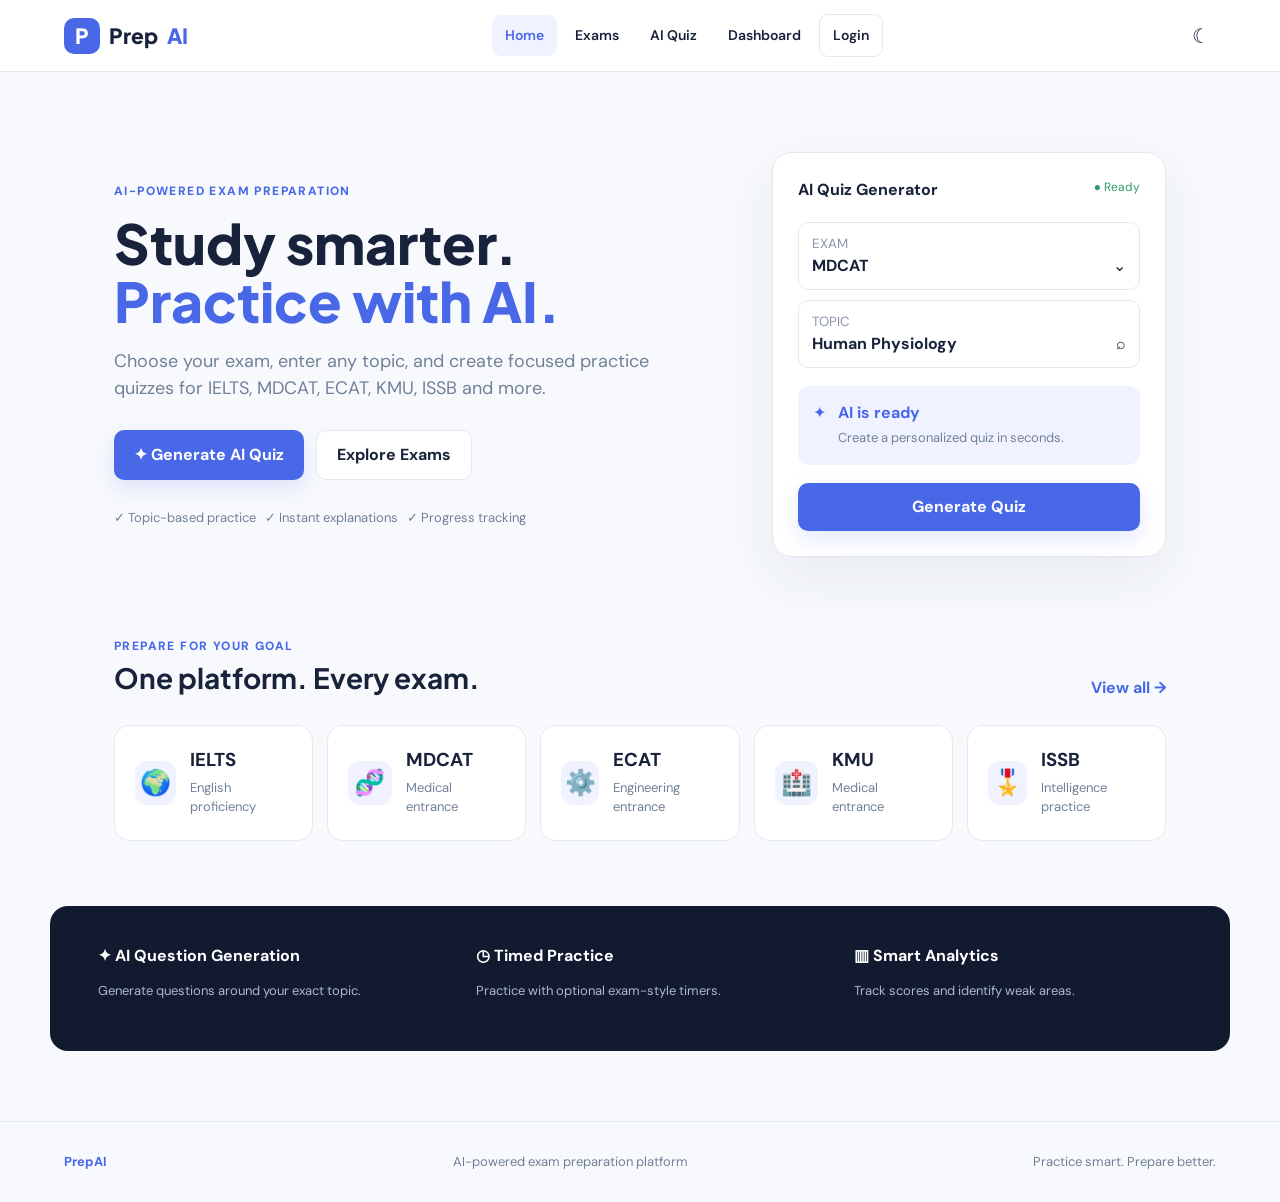
<file: index.html>
<!DOCTYPE html>
<html lang="en">
<head>
  <meta charset="UTF-8">
  <meta name="viewport" content="width=device-width, initial-scale=1.0">
  <title>PrepAI | AI Exam Preparation</title>
  <link rel="stylesheet" href="css/style.css">
</head>
<body>
<header class="navbar">
  <a class="brand" href="index.html"><span class="logo">P</span> Prep<span>AI</span></a>
  <nav>
    <a class="active" href="index.html">Home</a>
    <a href="exams.html">Exams</a>
    <a href="generator.html">AI Quiz</a>
    <a href="dashboard.html">Dashboard</a>
    <a href="login.html" class="nav-btn">Login</a>
  </nav>
  <button class="theme-btn" id="themeBtn">☾</button>
</header>

<main>
  <section class="hero container">
    <div class="hero-content">
      <p class="eyebrow">AI-POWERED EXAM PREPARATION</p>
      <h1>Study smarter.<br><span>Practice with AI.</span></h1>
      <p class="hero-text">Choose your exam, enter any topic, and create focused practice quizzes for IELTS, MDCAT, ECAT, KMU, ISSB and more.</p>
      <div class="actions">
        <a class="btn primary" href="generator.html">✦ Generate AI Quiz</a>
        <a class="btn secondary" href="exams.html">Explore Exams</a>
      </div>
      <div class="trust">✓ Topic-based practice &nbsp; ✓ Instant explanations &nbsp; ✓ Progress tracking</div>
    </div>

    <div class="generator-preview card">
      <div class="preview-head"><strong>AI Quiz Generator</strong><span class="live">● Ready</span></div>
      <div class="preview-field"><small>EXAM</small><b>MDCAT</b><span>⌄</span></div>
      <div class="preview-field"><small>TOPIC</small><b>Human Physiology</b><span>⌕</span></div>
      <div class="ai-message">✦ <div><b>AI is ready</b><p>Create a personalized quiz in seconds.</p></div></div>
      <a class="btn primary full" href="generator.html">Generate Quiz</a>
    </div>
  </section>

  <section class="container section">
    <div class="section-title">
      <div><p class="eyebrow">PREPARE FOR YOUR GOAL</p><h2>One platform. Every exam.</h2></div>
      <a href="exams.html">View all →</a>
    </div>
    <div class="exam-grid">
      <a class="exam-card" href="generator.html"><span>🌍</span><div><h3>IELTS</h3><p>English proficiency</p></div></a>
      <a class="exam-card" href="generator.html"><span>🧬</span><div><h3>MDCAT</h3><p>Medical entrance</p></div></a>
      <a class="exam-card" href="generator.html"><span>⚙️</span><div><h3>ECAT</h3><p>Engineering entrance</p></div></a>
      <a class="exam-card" href="generator.html"><span>🏥</span><div><h3>KMU</h3><p>Medical entrance</p></div></a>
      <a class="exam-card" href="generator.html"><span>🎖️</span><div><h3>ISSB</h3><p>Intelligence practice</p></div></a>
    </div>
  </section>

  <section class="container feature-strip">
    <div><b>✦ AI Question Generation</b><p>Generate questions around your exact topic.</p></div>
    <div><b>◷ Timed Practice</b><p>Practice with optional exam-style timers.</p></div>
    <div><b>▥ Smart Analytics</b><p>Track scores and identify weak areas.</p></div>
  </section>
</main>
<footer><b>PrepAI</b><span>AI-powered exam preparation platform</span><span>Practice smart. Prepare better.</span></footer>
<script src="js/app.js"></script>
</body>
</html>
</file>
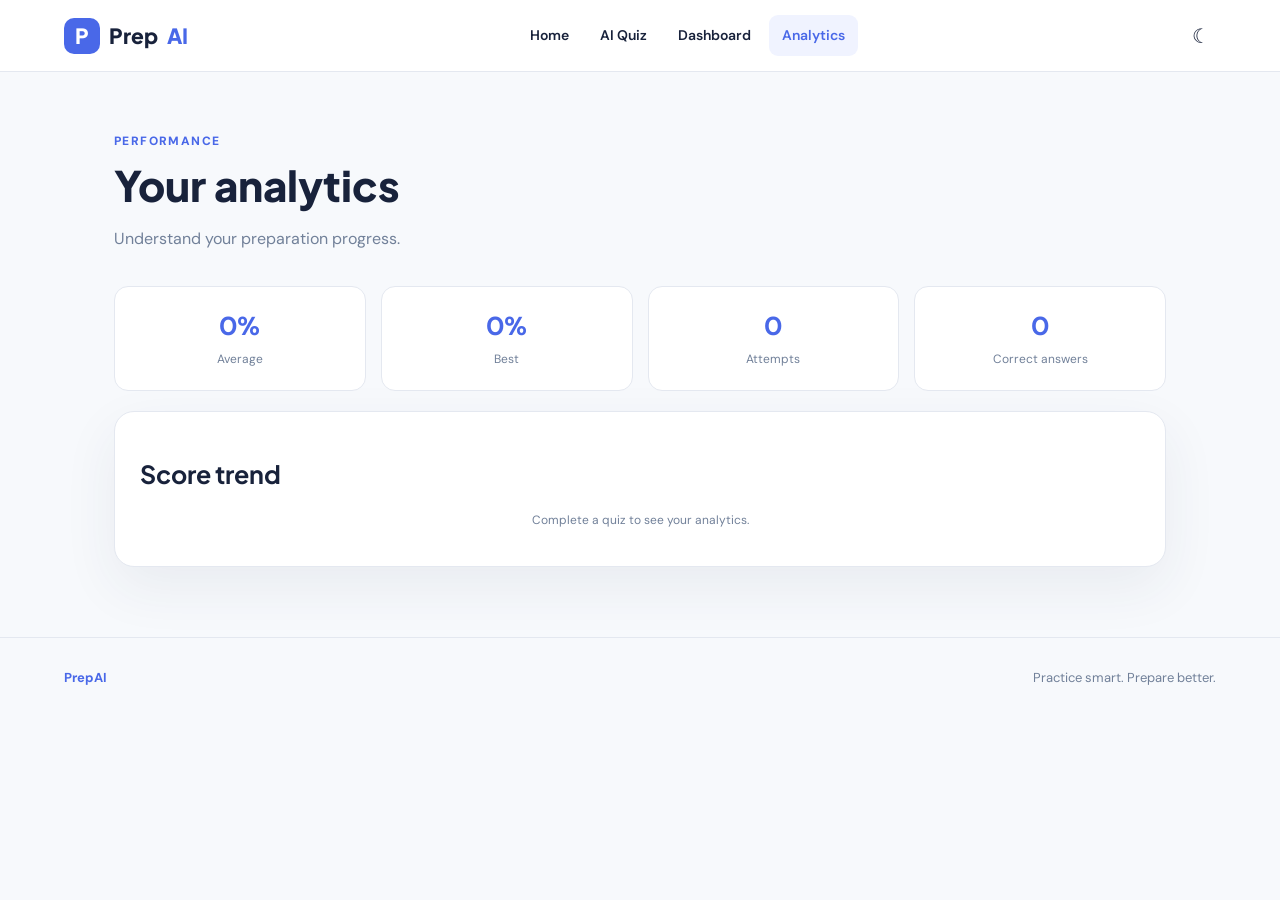
<file: analytics.html>
<!DOCTYPE html>
<html lang="en">
<head><meta charset="UTF-8"><meta name="viewport" content="width=device-width,initial-scale=1.0"><title>Analytics | PrepAI</title><link rel="stylesheet" href="css/style.css"></head>
<body>
<header class="navbar"><a class="brand" href="index.html"><span class="logo">P</span> Prep<span>AI</span></a><nav><a href="index.html">Home</a><a href="generator.html">AI Quiz</a><a href="dashboard.html">Dashboard</a><a class="active" href="analytics.html">Analytics</a></nav><button class="theme-btn" id="themeBtn">☾</button></header>
<main class="container page"><div class="page-title"><p class="eyebrow">PERFORMANCE</p><h1>Your analytics</h1><p>Understand your preparation progress.</p></div><div class="stats"><div class="stat"><strong id="average">0%</strong><span>Average</span></div><div class="stat"><strong id="best">0%</strong><span>Best</span></div><div class="stat"><strong id="attempts">0</strong><span>Attempts</span></div><div class="stat"><strong id="correctAnswers">0</strong><span>Correct answers</span></div></div><section class="card panel"><h2>Score trend</h2><div id="bars"></div></section></main>
<footer><b>PrepAI</b><span>Practice smart. Prepare better.</span></footer><script src="js/app.js"></script><script src="js/analytics.js"></script>
</body></html>
</file>
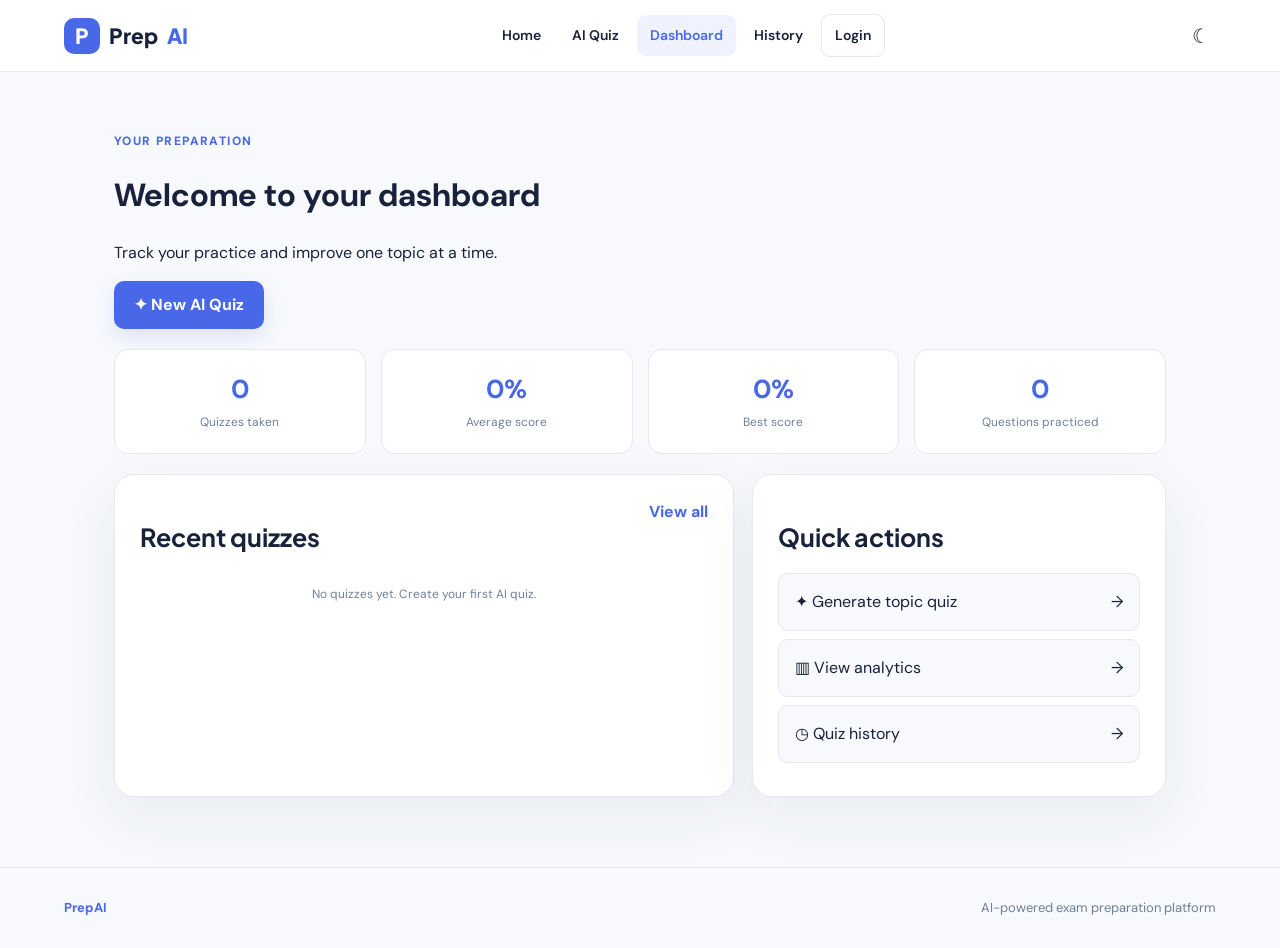
<file: dashboard.html>
<!DOCTYPE html>
<html lang="en">
<head><meta charset="UTF-8"><meta name="viewport" content="width=device-width,initial-scale=1.0"><title>Dashboard | PrepAI</title><link rel="stylesheet" href="css/style.css"></head>
<body>
<header class="navbar"><a class="brand" href="index.html"><span class="logo">P</span> Prep<span>AI</span></a><nav><a href="index.html">Home</a><a href="generator.html">AI Quiz</a><a class="active" href="dashboard.html">Dashboard</a><a href="history.html">History</a><a href="login.html" class="nav-btn">Login</a></nav><button class="theme-btn" id="themeBtn">☾</button></header>
<main class="container page">
  <div class="dash-head"><div><p class="eyebrow">YOUR PREPARATION</p><h1>Welcome to your dashboard</h1><p>Track your practice and improve one topic at a time.</p></div><a class="btn primary" href="generator.html">✦ New AI Quiz</a></div>
  <div class="stats"><div class="stat"><strong id="quizCount">0</strong><span>Quizzes taken</span></div><div class="stat"><strong id="avgScore">0%</strong><span>Average score</span></div><div class="stat"><strong id="bestScore">0%</strong><span>Best score</span></div><div class="stat"><strong id="questionCount">0</strong><span>Questions practiced</span></div></div>
  <div class="dashboard-grid"><section class="card panel"><div class="panel-head"><h2>Recent quizzes</h2><a href="history.html">View all</a></div><div id="recent"></div></section><section class="card panel"><h2>Quick actions</h2><a class="quick" href="generator.html">✦ Generate topic quiz <span>→</span></a><a class="quick" href="analytics.html">▥ View analytics <span>→</span></a><a class="quick" href="history.html">◷ Quiz history <span>→</span></a></section></div>
</main>
<footer><b>PrepAI</b><span>AI-powered exam preparation platform</span></footer><script src="js/app.js"></script><script src="js/dashboard.js"></script>
</body></html>
</file>
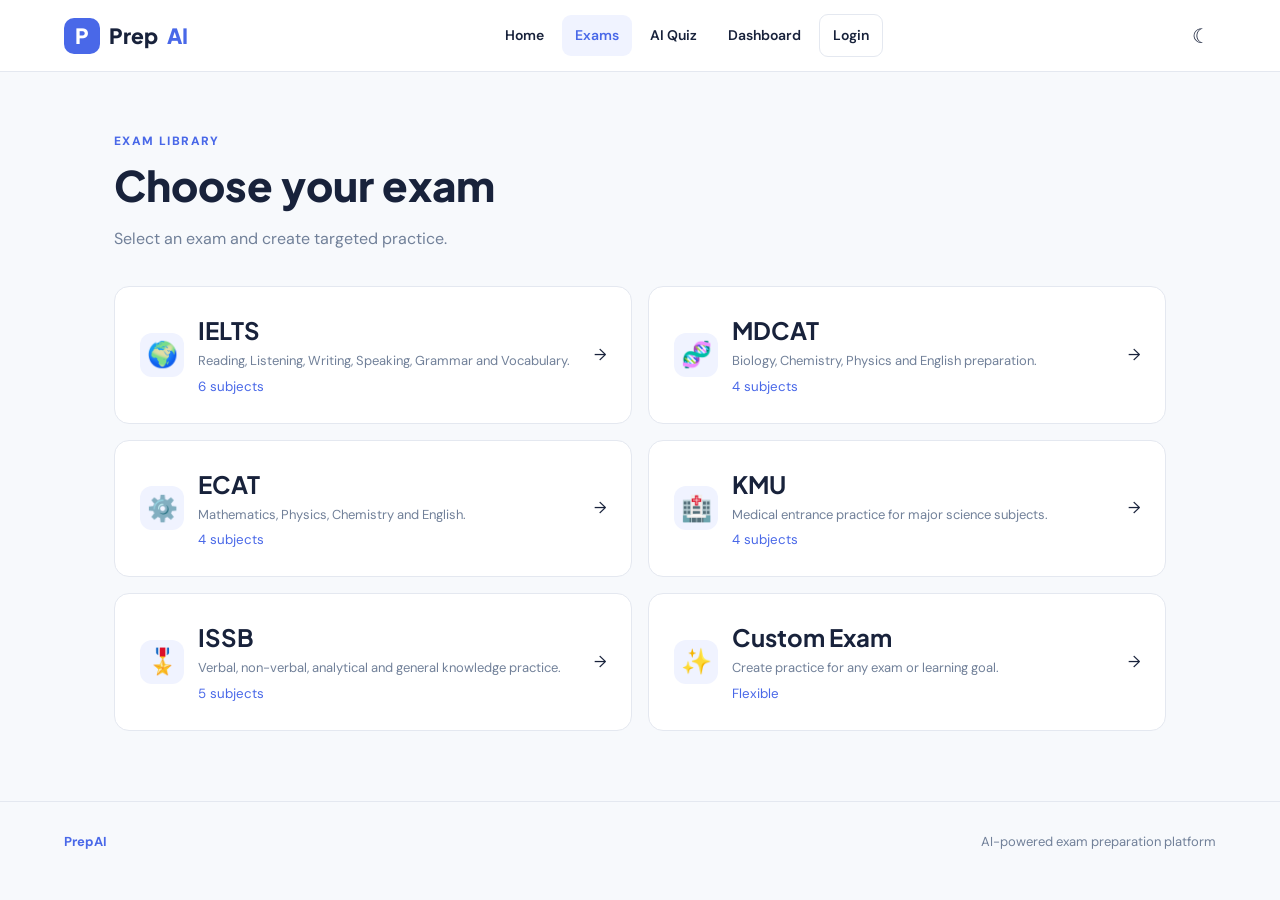
<file: exams.html>
<!DOCTYPE html>
<html lang="en">
<head><meta charset="UTF-8"><meta name="viewport" content="width=device-width,initial-scale=1.0"><title>Exams | PrepAI</title><link rel="stylesheet" href="css/style.css"></head>
<body>
<header class="navbar"><a class="brand" href="index.html"><span class="logo">P</span> Prep<span>AI</span></a><nav><a href="index.html">Home</a><a class="active" href="exams.html">Exams</a><a href="generator.html">AI Quiz</a><a href="dashboard.html">Dashboard</a><a href="login.html" class="nav-btn">Login</a></nav><button class="theme-btn" id="themeBtn">☾</button></header>
<main class="container page">
  <div class="page-title"><p class="eyebrow">EXAM LIBRARY</p><h1>Choose your exam</h1><p>Select an exam and create targeted practice.</p></div>
  <div class="exam-list">
    <a class="large-exam" href="generator.html"><span>🌍</span><div><h2>IELTS</h2><p>Reading, Listening, Writing, Speaking, Grammar and Vocabulary.</p><small>6 subjects</small></div>→</a>
    <a class="large-exam" href="generator.html"><span>🧬</span><div><h2>MDCAT</h2><p>Biology, Chemistry, Physics and English preparation.</p><small>4 subjects</small></div>→</a>
    <a class="large-exam" href="generator.html"><span>⚙️</span><div><h2>ECAT</h2><p>Mathematics, Physics, Chemistry and English.</p><small>4 subjects</small></div>→</a>
    <a class="large-exam" href="generator.html"><span>🏥</span><div><h2>KMU</h2><p>Medical entrance practice for major science subjects.</p><small>4 subjects</small></div>→</a>
    <a class="large-exam" href="generator.html"><span>🎖️</span><div><h2>ISSB</h2><p>Verbal, non-verbal, analytical and general knowledge practice.</p><small>5 subjects</small></div>→</a>
    <a class="large-exam" href="generator.html"><span>✨</span><div><h2>Custom Exam</h2><p>Create practice for any exam or learning goal.</p><small>Flexible</small></div>→</a>
  </div>
</main>
<footer><b>PrepAI</b><span>AI-powered exam preparation platform</span></footer><script src="js/app.js"></script>
</body></html>
</file>
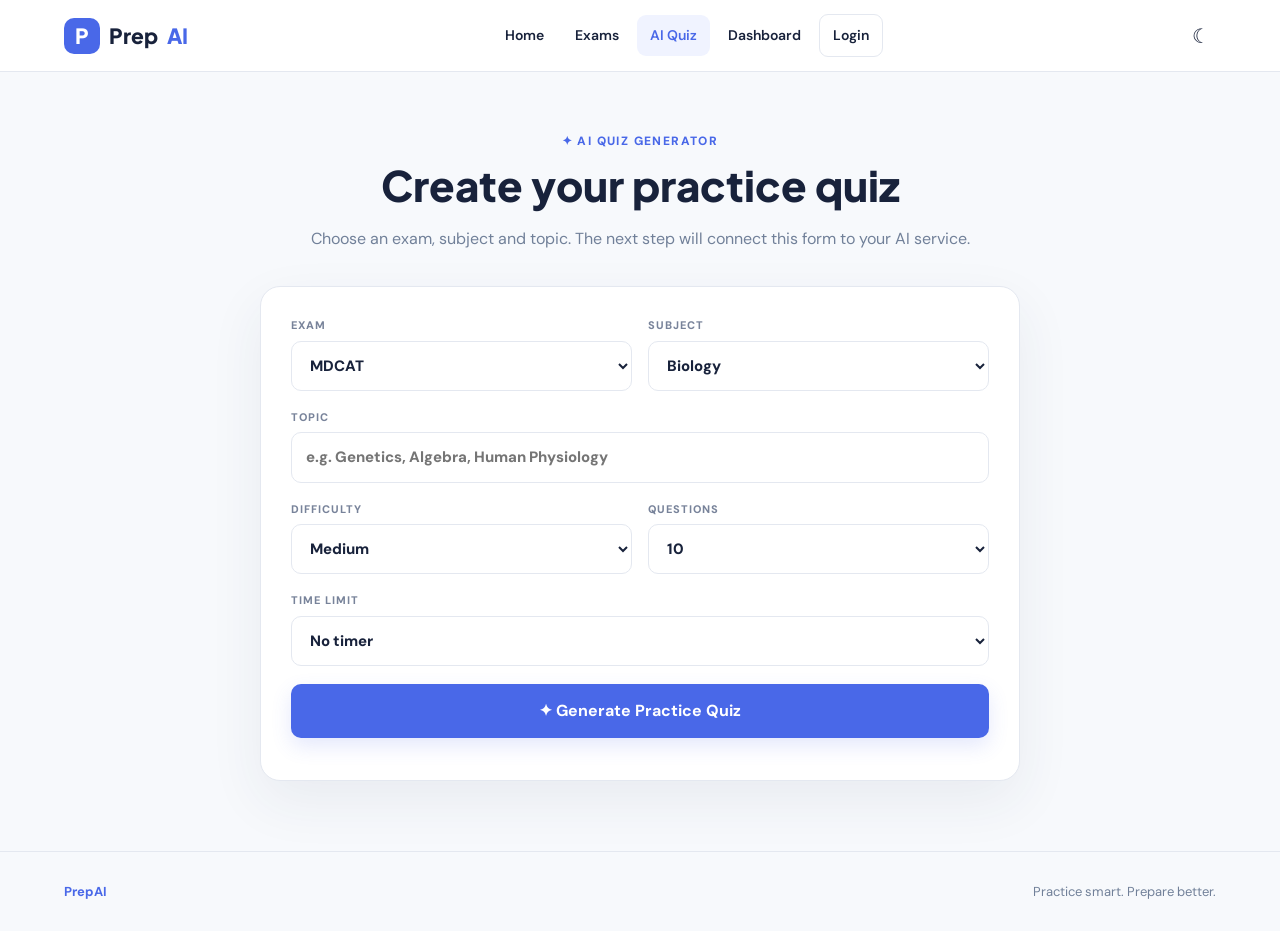
<file: generator.html>
<!DOCTYPE html>
<html lang="en">
<head><meta charset="UTF-8"><meta name="viewport" content="width=device-width,initial-scale=1.0"><title>AI Quiz Generator | PrepAI</title><link rel="stylesheet" href="css/style.css"></head>
<body>
<header class="navbar"><a class="brand" href="index.html"><span class="logo">P</span> Prep<span>AI</span></a><nav><a href="index.html">Home</a><a href="exams.html">Exams</a><a class="active" href="generator.html">AI Quiz</a><a href="dashboard.html">Dashboard</a><a href="login.html" class="nav-btn">Login</a></nav><button class="theme-btn" id="themeBtn">☾</button></header>
<main class="container page narrow">
  <div class="page-title center"><p class="eyebrow">✦ AI QUIZ GENERATOR</p><h1>Create your practice quiz</h1><p>Choose an exam, subject and topic. The next step will connect this form to your AI service.</p></div>
  <form id="generatorForm" class="card form-card">
    <div class="form-grid">
      <label>EXAM<select id="exam"><option>IELTS</option><option selected>MDCAT</option><option>ECAT</option><option>KMU</option><option>ISSB</option><option>Custom</option></select></label>
      <label>SUBJECT<select id="subject"><option>Biology</option><option>Chemistry</option><option>Physics</option><option>English</option></select></label>
    </div>
    <label>TOPIC<input id="topic" required placeholder="e.g. Genetics, Algebra, Human Physiology"></label>
    <div class="form-grid">
      <label>DIFFICULTY<select id="difficulty"><option>Easy</option><option selected>Medium</option><option>Hard</option><option>Mixed</option></select></label>
      <label>QUESTIONS<select id="count"><option>5</option><option selected>10</option><option>15</option><option>20</option><option>30</option></select></label>
    </div>
    <label>TIME LIMIT<select id="timer"><option value="0">No timer</option><option value="5">5 minutes</option><option value="10">10 minutes</option><option value="15">15 minutes</option><option value="20">20 minutes</option></select></label>
    <button class="btn primary full big" type="submit">✦ Generate Practice Quiz</button>
    <p id="generatorMessage" class="form-note"></p>
  </form>
</main>
<footer><b>PrepAI</b><span>Practice smart. Prepare better.</span></footer>
<script src="js/app.js"></script><script src="js/generator.js"></script>
</body></html>
</file>
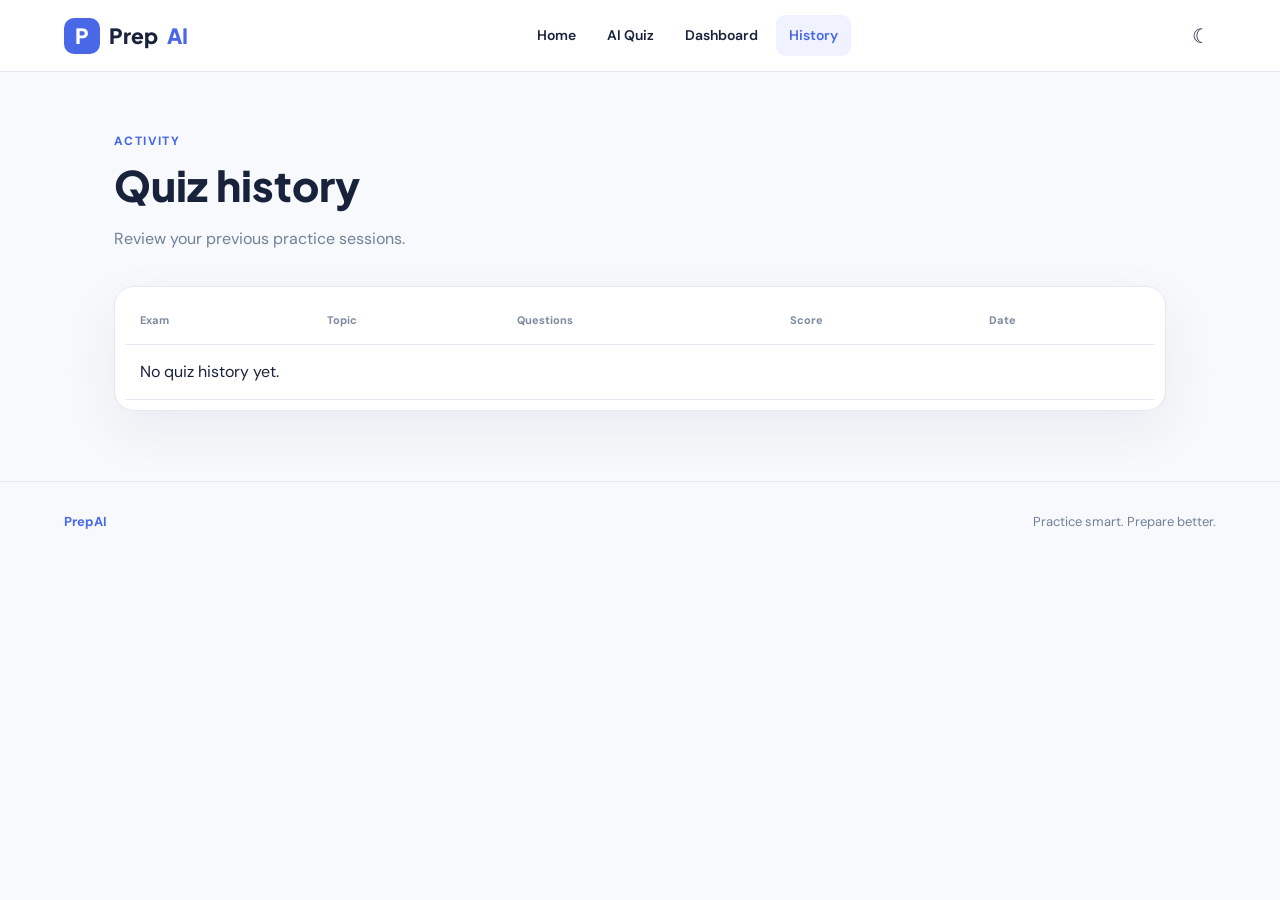
<file: history.html>
<!DOCTYPE html>
<html lang="en">
<head><meta charset="UTF-8"><meta name="viewport" content="width=device-width,initial-scale=1.0"><title>History | PrepAI</title><link rel="stylesheet" href="css/style.css"></head>
<body>
<header class="navbar"><a class="brand" href="index.html"><span class="logo">P</span> Prep<span>AI</span></a><nav><a href="index.html">Home</a><a href="generator.html">AI Quiz</a><a href="dashboard.html">Dashboard</a><a class="active" href="history.html">History</a></nav><button class="theme-btn" id="themeBtn">☾</button></header>
<main class="container page"><div class="page-title"><p class="eyebrow">ACTIVITY</p><h1>Quiz history</h1><p>Review your previous practice sessions.</p></div><section class="card table-wrap"><table><thead><tr><th>Exam</th><th>Topic</th><th>Questions</th><th>Score</th><th>Date</th></tr></thead><tbody id="historyTable"></tbody></table></section></main>
<footer><b>PrepAI</b><span>Practice smart. Prepare better.</span></footer><script src="js/app.js"></script><script src="js/history.js"></script>
</body></html>
</file>
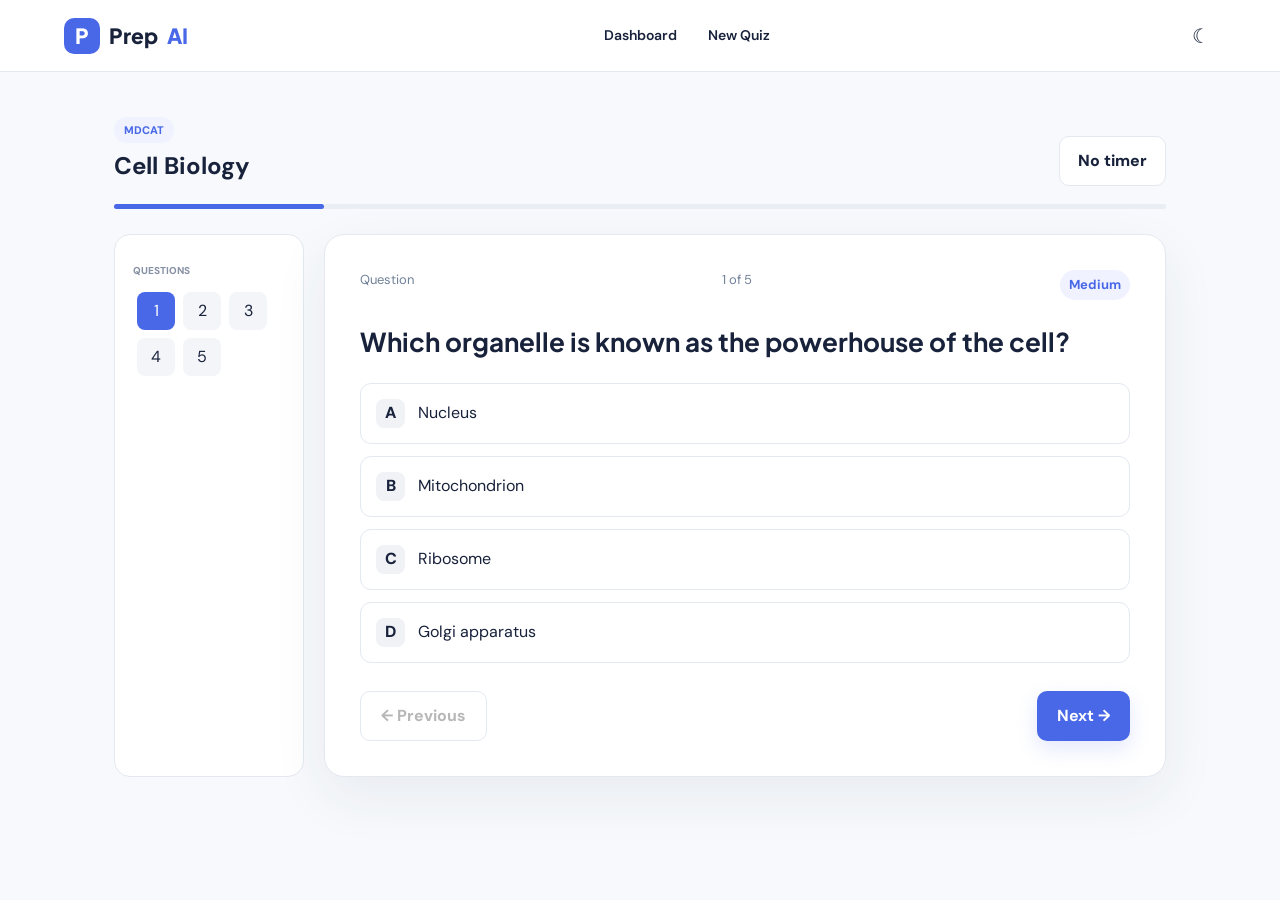
<file: quiz.html>
<!DOCTYPE html>
<html lang="en">
<head><meta charset="UTF-8"><meta name="viewport" content="width=device-width,initial-scale=1.0"><title>Quiz | PrepAI</title><link rel="stylesheet" href="css/style.css"></head>
<body>
<header class="navbar"><a class="brand" href="index.html"><span class="logo">P</span> Prep<span>AI</span></a><nav><a href="dashboard.html">Dashboard</a><a href="generator.html">New Quiz</a></nav><button class="theme-btn" id="themeBtn">☾</button></header>
<main class="container quiz-page">
  <div class="quiz-head"><div><span class="pill" id="quizExam">MDCAT</span><h2 id="quizTopic">Practice Quiz</h2></div><div class="timer" id="timer">--:--</div></div>
  <div class="progress"><span id="progress"></span></div>
  <div class="quiz-layout">
    <aside><p>QUESTIONS</p><div id="questionNumbers"></div></aside>
    <section class="card question-card"><div class="q-meta">Question <span id="questionCount"></span><b id="difficultyLabel">Medium</b></div><h1 id="questionText">Loading question...</h1><div id="options" class="options"></div><div class="quiz-nav"><button id="prevBtn" class="btn secondary">← Previous</button><button id="nextBtn" class="btn primary">Next →</button></div></section>
  </div>
</main>
<script src="js/app.js"></script><script src="js/quiz.js"></script>
</body></html>
</file>
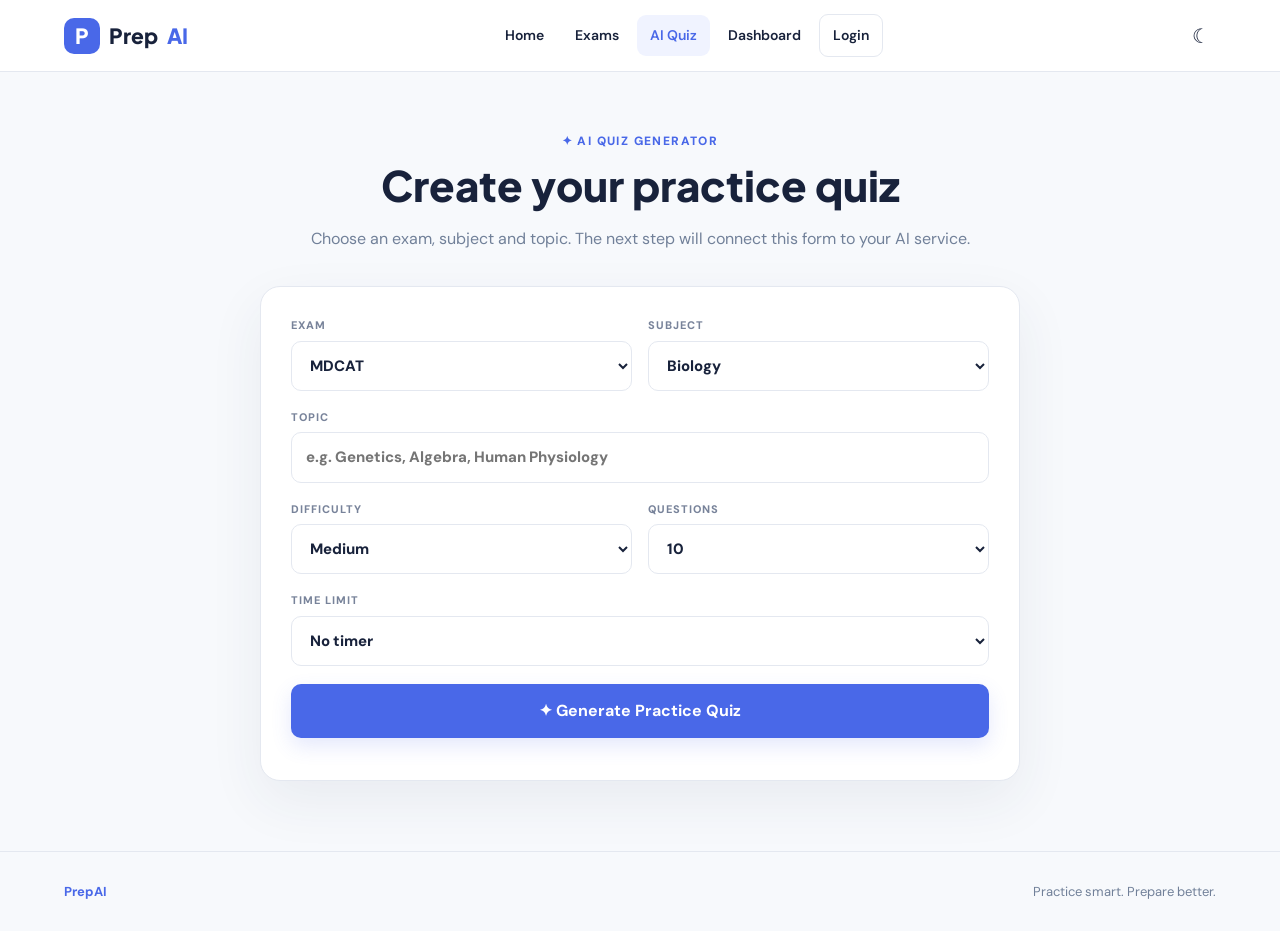
<file: results.html>
<!DOCTYPE html>
<html lang="en">
<head><meta charset="UTF-8"><meta name="viewport" content="width=device-width,initial-scale=1.0"><title>Results | PrepAI</title><link rel="stylesheet" href="css/style.css"></head>
<body>
<header class="navbar"><a class="brand" href="index.html"><span class="logo">P</span> Prep<span>AI</span></a><nav><a href="index.html">Home</a><a href="generator.html">New Quiz</a><a href="dashboard.html">Dashboard</a></nav><button class="theme-btn" id="themeBtn">☾</button></header>
<main class="container page">
  <section class="result-hero"><p class="eyebrow">QUIZ COMPLETE</p><h1>Great work!</h1><p id="resultTitle"></p><div class="score-ring"><strong id="score">0%</strong><small>Your score</small></div></section>
  <div class="stats"><div class="stat"><strong id="correct">0</strong><span>Correct</span></div><div class="stat"><strong id="wrong">0</strong><span>Incorrect</span></div><div class="stat"><strong id="total">0</strong><span>Total</span></div><div class="stat"><strong id="percent">0%</strong><span>Score</span></div></div>
  <div class="card review"><h2>Question review</h2><div id="review"></div></div>
  <div class="actions center-actions"><a class="btn primary" href="generator.html">Practice Again</a><a class="btn secondary" href="dashboard.html">Dashboard</a></div>
</main>
<footer><b>PrepAI</b><span>Practice smart. Prepare better.</span></footer>
<script src="js/app.js"></script><script src="js/results.js"></script>
</body></html>
</file>
<file: css/style.css>
@import url('https://fonts.googleapis.com/css2?family=DM+Sans:wght@400;500;600;700&family=Plus+Jakarta+Sans:wght@600;700;800&display=swap');
:root{--bg:#f7f9fc;--card:#fff;--text:#18223b;--muted:#718099;--line:#e4e8f0;--primary:#4968e8;--soft:#f0f3ff;--dark:#111a2f}
*{box-sizing:border-box}html{scroll-behavior:smooth}body{margin:0;font-family:"DM Sans",sans-serif;background:var(--bg);color:var(--text);line-height:1.5}a{text-decoration:none;color:inherit}button,input,select{font:inherit}.navbar{height:72px;background:var(--card);border-bottom:1px solid var(--line);display:flex;align-items:center;justify-content:space-between;padding:0 5%;position:sticky;top:0;z-index:20}.brand{font:800 21px "Plus Jakarta Sans";display:flex;gap:9px;align-items:center}.brand>span:last-child{color:var(--primary)}.logo{width:36px;height:36px;background:var(--primary);color:#fff;border-radius:10px;display:grid;place-items:center}.theme-btn{border:0;background:none;font-size:20px;color:var(--text)}nav{display:flex;gap:5px;align-items:center}nav a{padding:10px 13px;border-radius:9px;font-weight:600;font-size:14px}nav a:hover,nav a.active{background:var(--soft);color:var(--primary)}.nav-btn{border:1px solid var(--line)}.container{max-width:1180px;margin:auto;padding-left:5%;padding-right:5%}.hero{padding-top:80px;padding-bottom:80px;display:grid;grid-template-columns:1.1fr .75fr;gap:80px;align-items:center}.eyebrow{font-size:12px;letter-spacing:1.4px;font-weight:800;color:var(--primary);margin:0}.hero h1{font:800 55px/1.05 "Plus Jakarta Sans";margin:14px 0 18px}.hero h1 span{color:var(--primary)}.hero-text{font-size:18px;color:var(--muted);max-width:650px}.actions{display:flex;gap:12px;margin:28px 0}.btn{display:inline-flex;justify-content:center;align-items:center;border:0;border-radius:10px;padding:12px 20px;font-weight:700;cursor:pointer}.primary{background:var(--primary);color:#fff;box-shadow:0 8px 20px #4968e826}.secondary{background:var(--card);border:1px solid var(--line)}.full{width:100%}.big{padding:15px}.trust{font-size:13px;color:var(--muted)}.card{background:var(--card);border:1px solid var(--line);border-radius:20px;box-shadow:0 20px 55px #24365c12}.generator-preview{padding:25px}.preview-head{display:flex;justify-content:space-between;margin-bottom:20px}.live{font-size:12px;color:#2e9a6c}.preview-field{border:1px solid var(--line);padding:11px 13px;border-radius:10px;margin:10px 0;display:grid;grid-template-columns:1fr auto}.preview-field small{color:#8993a6;grid-column:1/-1}.ai-message{display:flex;gap:12px;background:var(--soft);padding:15px;border-radius:12px;margin:18px 0;color:var(--primary)}.ai-message p{margin:3px 0;color:var(--muted);font-size:13px}.section{padding-bottom:65px}.section-title{display:flex;justify-content:space-between;align-items:end;margin-bottom:25px}.section-title h2{font:700 28px "Plus Jakarta Sans";margin:5px 0}.section-title>a{color:var(--primary);font-weight:700}.exam-grid{display:grid;grid-template-columns:repeat(5,1fr);gap:14px}.exam-card,.large-exam{background:var(--card);border:1px solid var(--line);border-radius:15px;padding:20px;display:flex;align-items:center;gap:14px}.exam-card:hover,.large-exam:hover{border-color:#aebcf5;transform:translateY(-2px)}.exam-card>span,.large-exam>span{font-size:25px;width:44px;height:44px;border-radius:12px;background:var(--soft);display:grid;place-items:center}.exam-card h3{margin:0}.exam-card p,.large-exam p{margin:3px 0;color:var(--muted);font-size:13px}.feature-strip{background:var(--dark);color:#fff;border-radius:18px;margin-bottom:70px;padding:28px;display:grid;grid-template-columns:repeat(3,1fr);gap:10px}.feature-strip div{padding:10px 20px}.feature-strip p{color:#aeb8cc;font-size:13px}.page{padding-top:60px;padding-bottom:70px}.page-title{margin-bottom:35px}.page-title h1{font:800 42px "Plus Jakarta Sans";margin:8px 0}.page-title p:not(.eyebrow){color:var(--muted)}.center{text-align:center;max-width:720px;margin-left:auto;margin-right:auto}.narrow{max-width:900px}.exam-list{display:grid;grid-template-columns:1fr 1fr;gap:16px}.large-exam{padding:25px}.large-exam div{flex:1}.large-exam h2{margin:0;font-family:"Plus Jakarta Sans"}.large-exam small{color:var(--primary)}.form-card{padding:30px;max-width:760px;margin:auto}.form-grid{display:grid;grid-template-columns:1fr 1fr;gap:16px}label{display:block;font-size:11px;font-weight:800;letter-spacing:1px;color:#78839a;margin-bottom:18px}input,select{width:100%;margin-top:7px;padding:13px 14px;border:1px solid var(--line);border-radius:10px;background:var(--card);color:var(--text);outline:none;font-size:15px;letter-spacing:0}input:focus,select:focus{border-color:var(--primary);box-shadow:0 0 0 3px #4968e81a}.form-note{text-align:center;color:var(--muted);font-size:12px}.quiz-page{padding-top:45px;padding-bottom:60px}.quiz-head{display:flex;justify-content:space-between;align-items:center}.quiz-head h2{margin:7px 0 20px}.pill{background:var(--soft);color:var(--primary);padding:6px 10px;border-radius:99px;font-size:11px;font-weight:800}.timer{background:var(--card);border:1px solid var(--line);padding:12px 18px;border-radius:10px;font-weight:800}.progress{height:5px;background:#e9edf4;border-radius:99px;margin-bottom:25px}.progress span{height:100%;display:block;background:var(--primary);border-radius:99px}.quiz-layout{display:grid;grid-template-columns:190px 1fr;gap:20px}.quiz-layout aside{background:var(--card);border:1px solid var(--line);border-radius:16px;padding:18px}.quiz-layout aside p{font-size:10px;font-weight:800;color:#8791a4}.question-number{width:38px;height:38px;border:0;border-radius:8px;margin:4px;background:#f3f5f9;color:var(--text)}.question-number.current{background:var(--primary);color:#fff}.question-number.answered{outline:2px solid #6bc39e}.question-card{padding:35px}.q-meta{display:flex;justify-content:space-between;color:var(--muted);font-size:13px}.q-meta b{background:var(--soft);color:var(--primary);padding:5px 9px;border-radius:99px}.question-card h1{font:700 26px "Plus Jakarta Sans";margin:25px 0}.options{display:grid;gap:12px}.option{display:flex;align-items:center;gap:13px;text-align:left;padding:15px;border:1px solid var(--line);background:var(--card);border-radius:11px;color:var(--text);cursor:pointer}.option:hover,.option.selected{border-color:var(--primary);background:var(--soft)}.option span{width:29px;height:29px;border-radius:8px;background:#f0f2f6;display:grid;place-items:center;font-weight:800}.quiz-nav{display:flex;justify-content:space-between;margin-top:28px}.result-hero{text-align:center;padding:35px 0}.result-hero h1{font:800 42px "Plus Jakarta Sans";margin:8px}.score-ring{width:150px;height:150px;border-radius:50%;background:var(--soft);margin:25px auto 0;display:grid;place-content:center;border:9px solid #dbe2ff}.score-ring strong{font-size:37px;color:var(--primary)}.score-ring small{color:var(--muted)}.stats{display:grid;grid-template-columns:repeat(4,1fr);gap:15px;margin:20px 0}.stat{background:var(--card);border:1px solid var(--line);border-radius:14px;padding:20px;text-align:center}.stat strong{display:block;font-size:26px;color:var(--primary)}.stat span{font-size:12px;color:var(--muted)}.review{padding:25px;margin-top:25px}.review h2,.panel h2{font:700 25px "Plus Jakarta Sans"}.review-item{padding:17px 0;border-bottom:1px solid var(--line)}.review-item:last-child{border:0}.review-item p{font-size:13px}.correct-text{color:#29966c}.wrong-text{color:#d64e5a}.dashboard-grid{display:grid;grid-template-columns:1.5fr 1fr;gap:18px}.panel{padding:25px}.panel-head{display:flex;justify-content:space-between}.panel-head a{color:var(--primary);font-weight:700}.history-row{display:flex;gap:12px;align-items:center;padding:14px 0;border-bottom:1px solid var(--line)}.history-row div{flex:1}.history-row small{display:block;color:var(--muted)}.history-row strong{color:var(--primary)}.quick{display:block;background:var(--bg);padding:16px;border:1px solid var(--line);border-radius:10px;margin:8px 0}.quick span{float:right}.table-wrap{padding:10px;overflow:auto}table{width:100%;border-collapse:collapse}th,td{text-align:left;padding:15px;border-bottom:1px solid var(--line);white-space:nowrap}th{font-size:11px;color:#7e899e}.score-good{color:#29966c;font-weight:800}.score-low{color:#d66a42;font-weight:800}.bar-row{display:grid;grid-template-columns:180px 1fr 50px;gap:15px;align-items:center;margin:17px 0;font-size:13px}.bar{height:9px;background:#edf0f5;border-radius:99px;overflow:hidden}.bar i{display:block;height:100%;background:var(--primary);border-radius:99px}.auth-page{min-height:calc(100vh - 72px);display:grid;place-items:center;padding:50px}.auth-card{width:min(430px,100%);padding:35px}.big-logo{margin-bottom:20px;width:45px;height:45px}.auth-card h1{font:800 31px "Plus Jakarta Sans";margin:10px 0 25px}.switch{text-align:center;color:var(--muted);font-size:13px}footer{border-top:1px solid var(--line);padding:30px 5%;display:flex;justify-content:space-between;color:var(--muted);font-size:13px}footer b{color:var(--primary)}
[data-theme="dark"]{--bg:#0c1222;--card:#121a2e;--text:#edf2ff;--muted:#aab5cf;--line:#26304a}.dark-fix{background:#0c1222}
@media(max-width:850px){nav a:nth-child(4){display:none}.hero{grid-template-columns:1fr;gap:35px;padding-top:55px}.hero h1{font-size:43px}.exam-grid{grid-template-columns:repeat(2,1fr)}.feature-strip{grid-template-columns:1fr;margin-left:0;margin-right:0}.stats{grid-template-columns:repeat(2,1fr)}.dashboard-grid{grid-template-columns:1fr}.quiz-layout{grid-template-columns:1fr}.quiz-layout aside{display:flex;overflow:auto}.quiz-layout aside p{display:none}.exam-list{grid-template-columns:1fr}}
@media(max-width:560px){.navbar{padding:0 3%;height:65px}.brand{font-size:18px}nav a{padding:8px}.hero,.page,.section{padding-left:4%;padding-right:4%}.hero h1{font-size:36px}.actions{flex-direction:column}.exam-grid,.form-grid{grid-template-columns:1fr}.form-card,.question-card,.panel,.auth-card{padding:20px}.quiz-head{align-items:flex-start}.question-card h1{font-size:21px}.bar-row{grid-template-columns:100px 1fr 40px}footer{flex-direction:column;gap:8px}}
</file>
